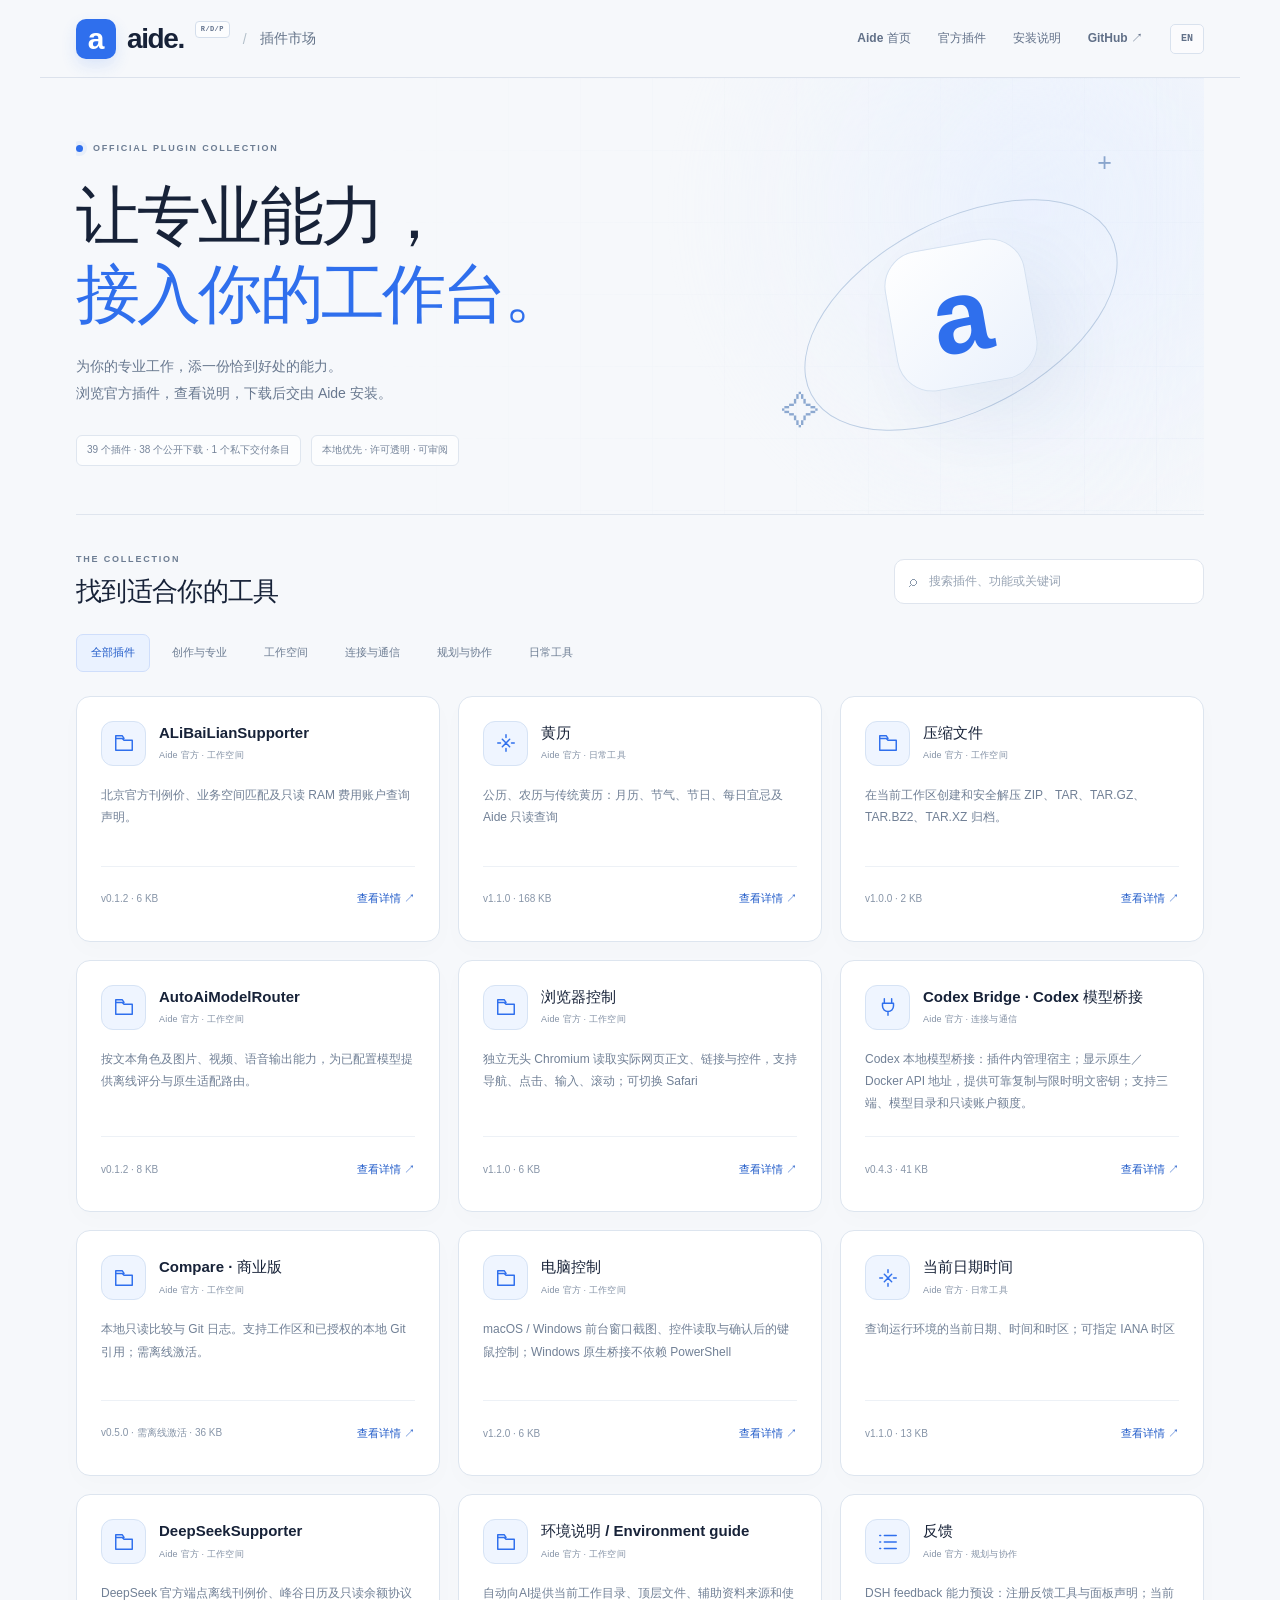
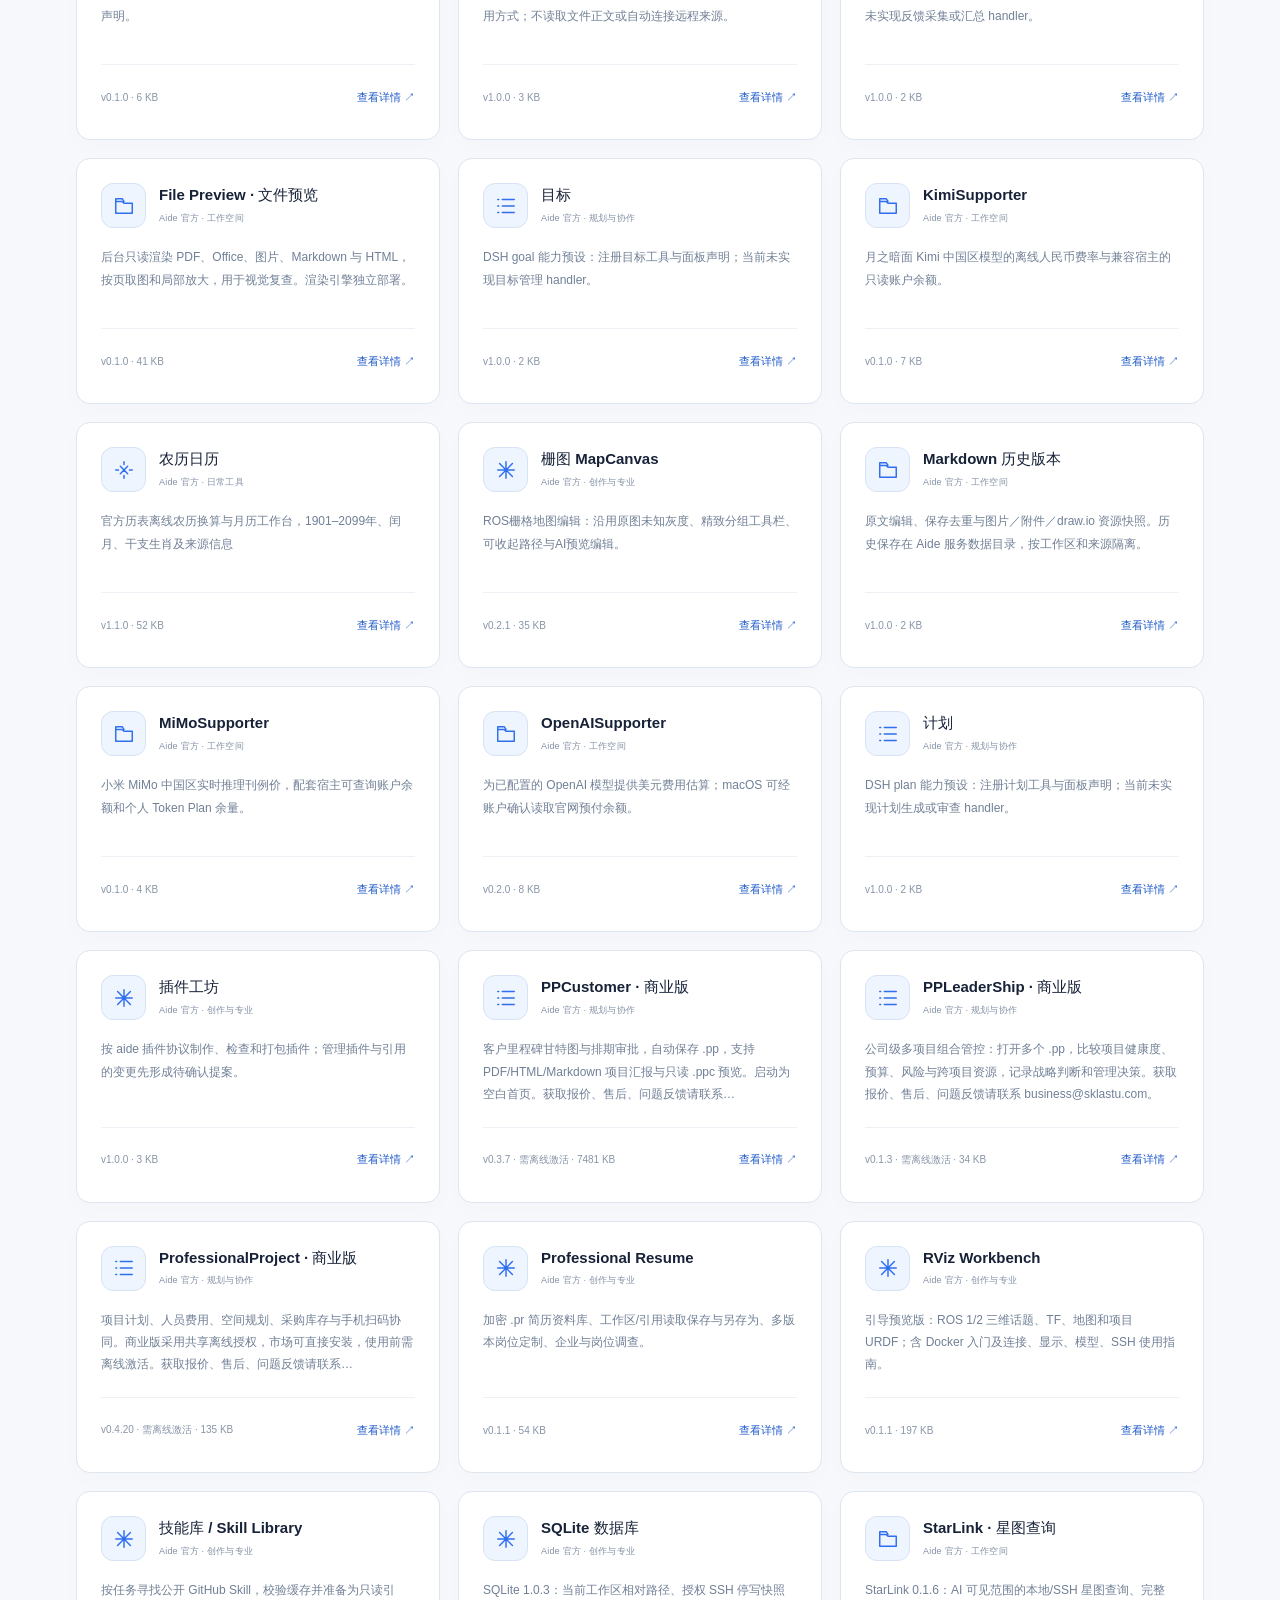
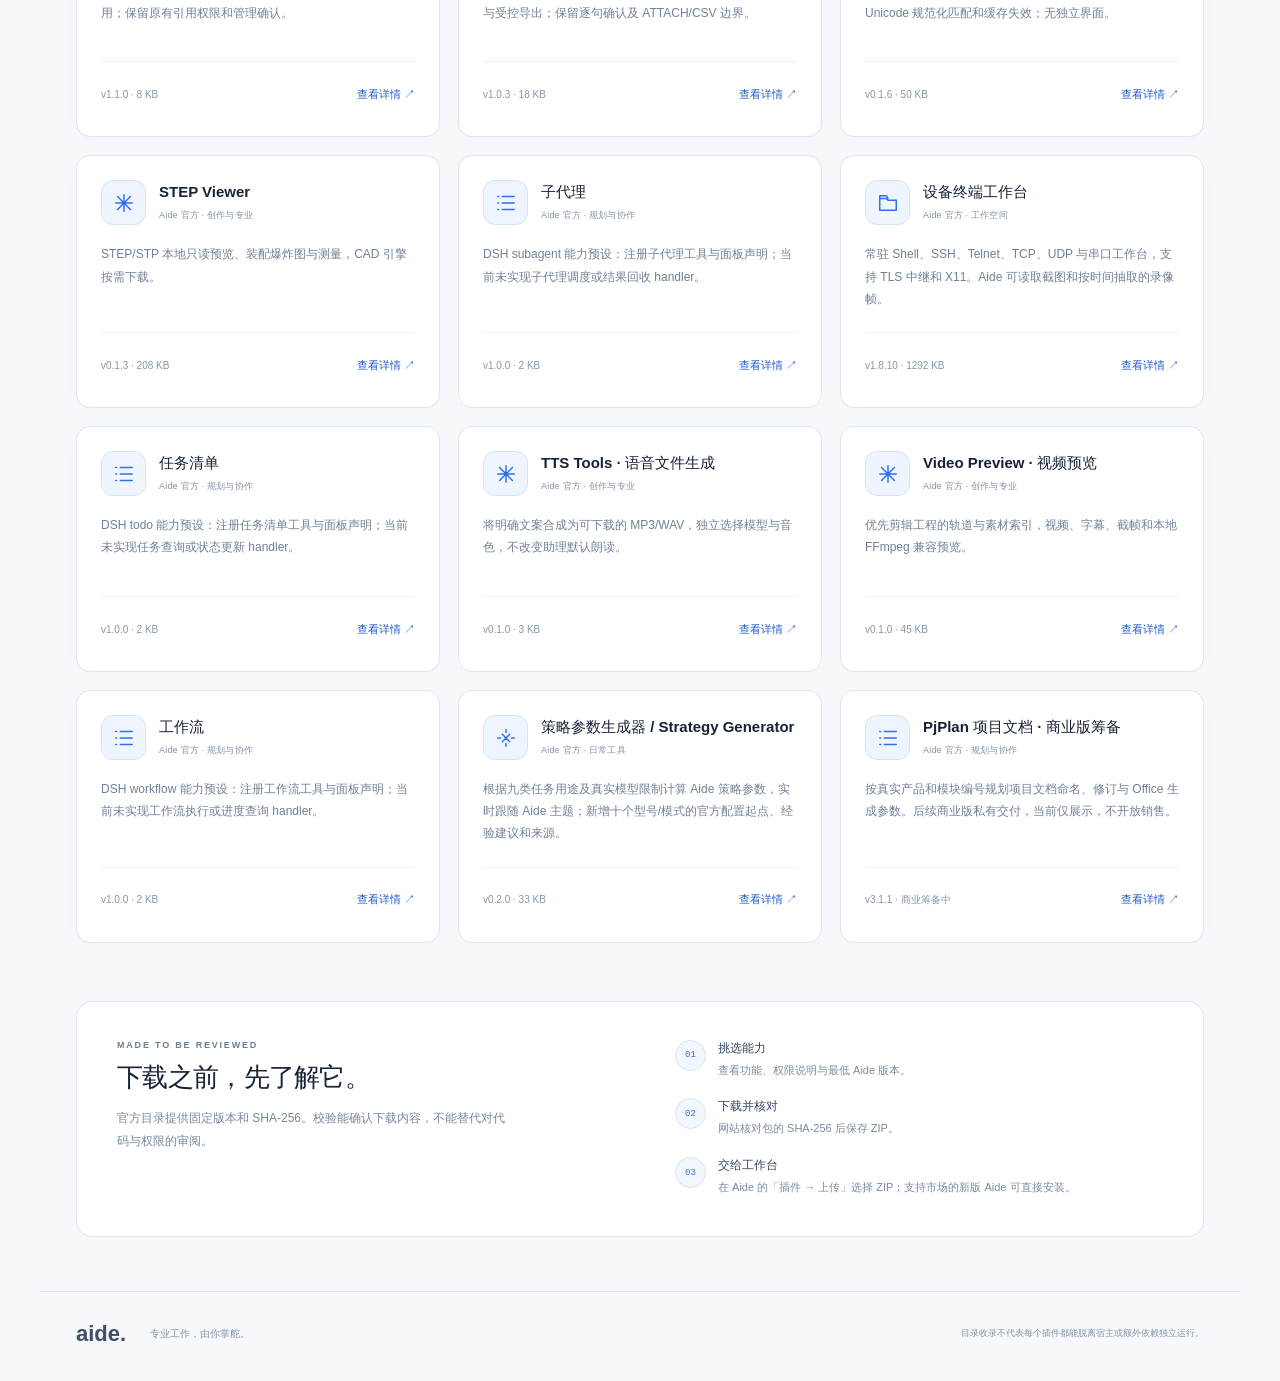
<file: index.html>
<!doctype html>
<html lang="zh-CN">
<head>
  <meta charset="utf-8">
  <meta name="viewport" content="width=device-width,initial-scale=1">
  <meta http-equiv="Content-Security-Policy" content="default-src 'self'; script-src 'self'; style-src 'self'; img-src 'self' https://raw.githubusercontent.com; connect-src 'self'; object-src 'none'; base-uri 'none'">
  <meta name="description" content="Aide 官方插件市场，浏览、核对并下载可安装的插件包。">
  <title>Aide · 官方插件市场</title>
  <link rel="icon" href="favicon.svg" type="image/svg+xml">
  <link rel="alternate" hreflang="en" href="./en/">
  <link rel="alternate" hreflang="zh-CN" href="./">
  <link rel="stylesheet" href="market.css">
  <script src="market.js" defer></script>
</head>
<body>
  <header>
    <a class="brand" href="./"><span class="logo">a</span><b>aide.</b><sup class="brand-phase" title="Research · Development · Productivity">R/D/P</sup><span class="divider">/</span><span>插件市场</span></a>
    <nav aria-label="主导航">
      <a href="https://skyelan1999.github.io/aide/">Aide 首页</a>
      <a href="#plugins">官方插件</a>
      <a href="#guide">安装说明</a>
      <a href="https://github.com/skyelan1999/aide-pkg-shop" rel="noopener noreferrer" target="_blank">GitHub ↗</a>
      <a class="language-switch" href="./en/" hreflang="en" lang="en" aria-label="Switch to English">EN</a>
    </nav>
  </header>
  <main>
    <section class="hero">
      <div class="eyebrow"><span></span> OFFICIAL PLUGIN COLLECTION</div>
      <h1>让专业能力，<br><em>接入你的工作台。</em></h1>
      <p>为你的专业工作，添一份恰到好处的能力。<br>浏览官方插件，查看说明，下载后交由 Aide 安装。</p>
      <div class="hero-foot"><span id="count">正在读取目录</span><span>本地优先 · 许可透明 · 可审阅</span></div>
      <div class="hero-art" aria-hidden="true"><span>+</span><div class="art-orbit"></div><div class="art-core">a</div><i>✧</i></div>
    </section>
    <section id="plugins" class="collection">
      <div class="section-heading"><div><span class="eyebrow">THE COLLECTION</span><h2>找到适合你的工具</h2></div><label class="search"><span aria-hidden="true">⌕</span><input id="search" type="search" placeholder="搜索插件、功能或关键词" aria-label="搜索官方插件"></label></div>
      <div id="categories" class="categories" role="group" aria-label="插件分类"></div>
      <p id="status" role="status" aria-live="polite"></p>
      <div id="grid" class="grid"></div>
    </section>
    <section id="guide" class="guide">
      <div><span class="eyebrow">MADE TO BE REVIEWED</span><h2>下载之前，先了解它。</h2><p>官方目录提供固定版本和 SHA-256。校验能确认下载内容，不能替代对代码与权限的审阅。</p></div>
      <ol><li><b>挑选能力</b><span>查看功能、权限说明与最低 Aide 版本。</span></li><li><b>下载并核对</b><span>网站核对包的 SHA-256 后保存 ZIP。</span></li><li><b>交给工作台</b><span>在 Aide 的「插件 → 上传」选择 ZIP；支持市场的新版 Aide 可直接安装。</span></li></ol>
    </section>
  </main>
  <footer><a class="brand" href="https://skyelan1999.github.io/aide/">aide.</a><span>专业工作，由你掌舵。</span><small>目录收录不代表每个插件都能脱离宿主或额外依赖独立运行。</small></footer>
  <dialog id="details" aria-labelledby="detail-title"><div class="dialog-top"><span class="eyebrow">PLUGIN DETAILS</span><button id="close" aria-label="关闭详情">×</button></div><div id="detail-body"></div></dialog>
</body>
</html>
</file>
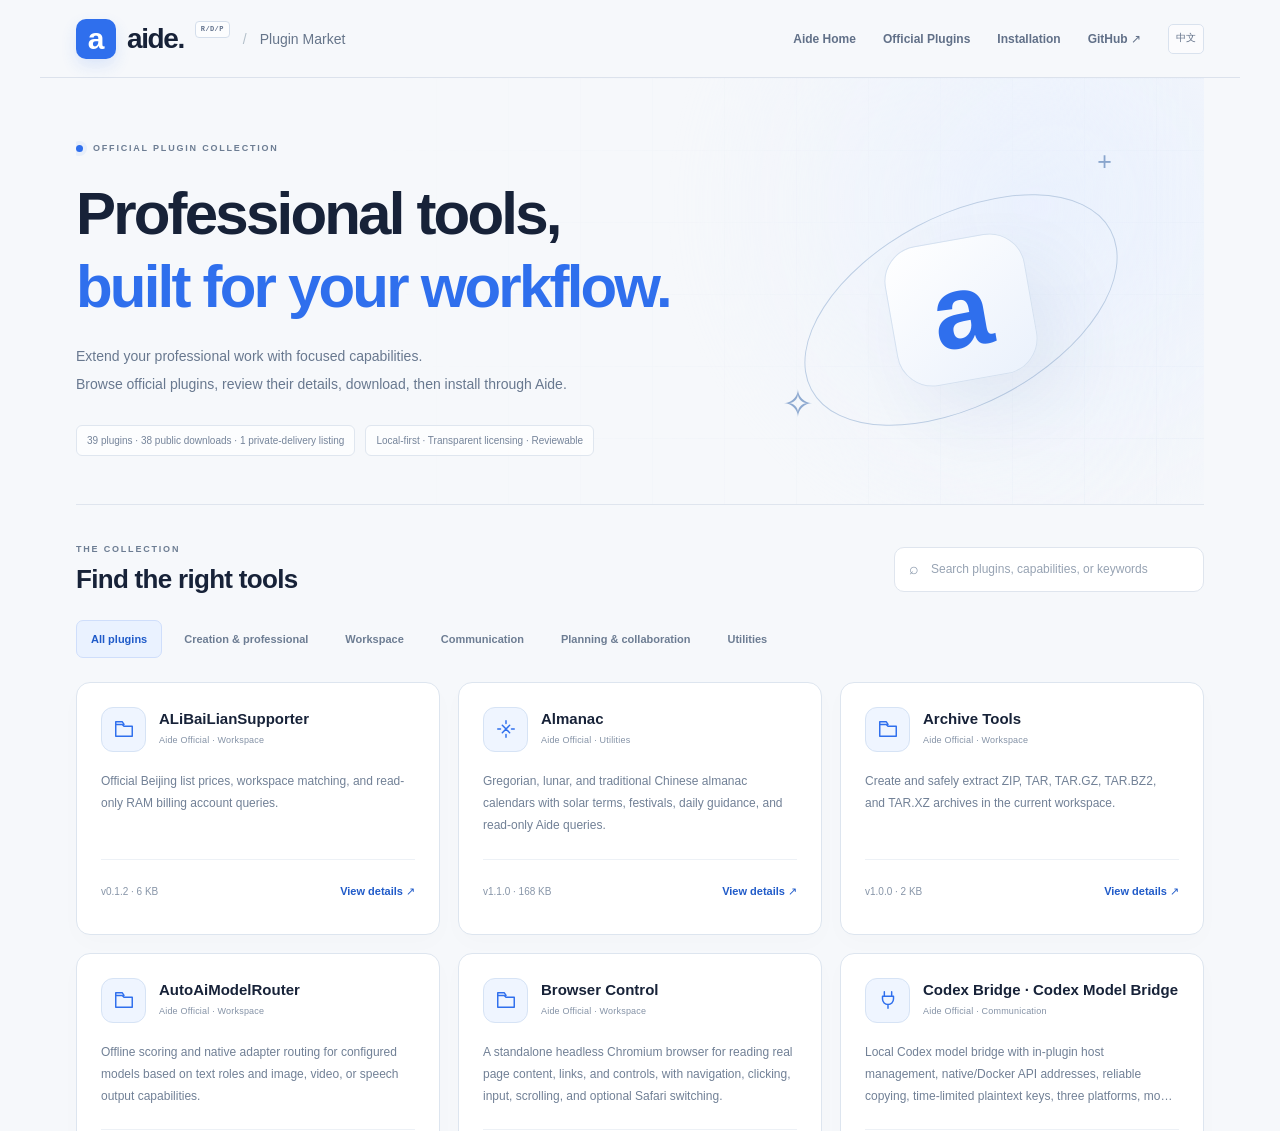
<file: en/index.html>
<!doctype html>
<html lang="en">
<head>
  <meta charset="utf-8">
  <meta name="viewport" content="width=device-width,initial-scale=1">
  <meta http-equiv="Content-Security-Policy" content="default-src 'self'; script-src 'self'; style-src 'self'; img-src 'self' https://raw.githubusercontent.com; connect-src 'self'; object-src 'none'; base-uri 'none'">
  <meta name="description" content="The official Aide plugin market: browse, review, and download installable plugin packages.">
  <title>Aide · Official Plugin Market</title>
  <link rel="icon" href="../favicon.svg" type="image/svg+xml">
  <link rel="alternate" hreflang="zh-CN" href="../">
  <link rel="alternate" hreflang="en" href="./">
  <link rel="stylesheet" href="../market.css">
  <script src="../market.js" defer></script>
</head>
<body data-base="../">
  <header>
    <a class="brand" href="./"><span class="logo">a</span><b>aide.</b><sup class="brand-phase" title="Research · Development · Productivity">R/D/P</sup><span class="divider">/</span><span>Plugin Market</span></a>
    <nav aria-label="Main navigation">
      <a href="https://skyelan1999.github.io/aide/en/">Aide Home</a>
      <a href="#plugins">Official Plugins</a>
      <a href="#guide">Installation</a>
      <a href="https://github.com/skyelan1999/aide-pkg-shop" rel="noopener noreferrer" target="_blank">GitHub ↗</a>
      <a class="language-switch" href="../" hreflang="zh-CN" lang="zh-CN" aria-label="切换到中文">中文</a>
    </nav>
  </header>
  <main>
    <section class="hero">
      <div class="eyebrow"><span></span> OFFICIAL PLUGIN COLLECTION</div>
      <h1>Professional tools,<br><em>built for your workflow.</em></h1>
      <p>Extend your professional work with focused capabilities.<br>Browse official plugins, review their details, download, then install through Aide.</p>
      <div class="hero-foot"><span id="count">Loading catalog</span><span>Local-first · Transparent licensing · Reviewable</span></div>
      <div class="hero-art" aria-hidden="true"><span>+</span><div class="art-orbit"></div><div class="art-core">a</div><i>✧</i></div>
    </section>
    <section id="plugins" class="collection">
      <div class="section-heading"><div><span class="eyebrow">THE COLLECTION</span><h2>Find the right tools</h2></div><label class="search"><span aria-hidden="true">⌕</span><input id="search" type="search" placeholder="Search plugins, capabilities, or keywords" aria-label="Search official plugins"></label></div>
      <div id="categories" class="categories" role="group" aria-label="Plugin categories"></div>
      <p id="status" role="status" aria-live="polite"></p>
      <div id="grid" class="grid"></div>
    </section>
    <section id="guide" class="guide">
      <div><span class="eyebrow">MADE TO BE REVIEWED</span><h2>Review before you download.</h2><p>The official catalog provides pinned versions and SHA-256 digests. Verification confirms package integrity; it does not replace reviewing code and permissions.</p></div>
      <ol><li><b>Explore capabilities</b><span>Review features, permissions, and the minimum Aide version.</span></li><li><b>Download and verify</b><span>The site checks the package SHA-256 before saving the ZIP.</span></li><li><b>Hand off to your workspace</b><span>Choose the ZIP under “Plugins → Upload” in Aide; newer market-enabled versions can install directly.</span></li></ol>
    </section>
  </main>
  <footer><a class="brand" href="https://skyelan1999.github.io/aide/en/">aide.</a><span>Professional work, under your control.</span><small>Catalog inclusion does not mean every plugin can run without its host or additional dependencies.</small></footer>
  <dialog id="details" aria-labelledby="detail-title"><div class="dialog-top"><span class="eyebrow">PLUGIN DETAILS</span><button id="close" aria-label="Close details">×</button></div><div id="detail-body"></div></dialog>
</body>
</html>
</file>
<file: market.css>
:root {
  font-family: Inter, -apple-system, BlinkMacSystemFont, "Segoe UI", "PingFang SC", "Microsoft YaHei", sans-serif;
  color: #172238;
  background: #f6f8fb;
  font-synthesis: none;
  --blue: #2f6fed;
  --blue-deep: #205bc9;
  --ink: #172238;
  --muted: #66738a;
  --line: #dfe5ee;
  --paper: #f6f8fb;
  --white: #fff;
}

* { box-sizing: border-box; }
html { scroll-behavior: smooth; }
body { margin: 0; -webkit-font-smoothing: antialiased; }
a { color: inherit; text-decoration: none; }
button, input { font: inherit; }
button, a { touch-action: manipulation; -webkit-tap-highlight-color: transparent; }
button { cursor: pointer; }
button:disabled { opacity: .55; cursor: wait; }
a:focus-visible, button:focus-visible, input:focus-visible, summary:focus-visible {
  outline: 3px solid var(--blue);
  outline-offset: 4px;
}
::selection { background: #cddfff; color: var(--ink); }
header, main, footer { max-width: 1200px; margin: auto; }

header {
  position: sticky;
  top: 0;
  z-index: 20;
  height: 78px;
  display: flex;
  align-items: center;
  justify-content: space-between;
  gap: 24px;
  padding: 0 36px;
  border-bottom: 1px solid rgba(215, 223, 234, .85);
  background: rgba(246, 248, 251, .92);
  backdrop-filter: blur(20px);
}
.brand { display: flex; align-items: center; gap: 11px; font-size: 14px; flex-shrink: 0; }
.brand b { font-size: 28px; letter-spacing: -1.4px; line-height: 1; }
.logo {
  display: grid;
  place-items: center;
  width: 40px;
  height: 40px;
  border-radius: 10px;
  background: var(--blue);
  color: #fff;
  font-size: 30px;
  font-weight: 700;
  box-shadow: 0 7px 16px #2f6fed24;
}
.brand-phase {
  align-self: flex-start;
  margin-top: 2px;
  padding: 4px 5px;
  border: 1px solid #d4deeb;
  border-radius: 4px;
  background: #ffffffa0;
  color: #62728d;
  font: 650 7px/1 ui-monospace, SFMono-Regular, Consolas, monospace;
  letter-spacing: .4px;
}
.divider { color: #b4c0ca; margin: 0 2px; }
.brand > span:last-child { color: #66758a; }
nav { display: flex; align-items: center; gap: 27px; font-size: 12px; font-weight: 550; color: #617088; }
nav a { display: inline-flex; align-items: center; min-height: 42px; }
nav a:hover { color: var(--blue); }
nav .language-switch { justify-content: center; min-width: 34px; min-height: 30px; padding: 0 7px; border: 1px solid #d9e2ee; border-radius: 5px; background: #ffffff8c; font: 650 10px/1 ui-monospace, SFMono-Regular, Consolas, monospace; }
main { padding: 0 36px; }

.hero {
  position: relative;
  overflow: hidden;
  min-height: 414px;
  padding: 65px 0 48px;
}
.hero::before {
  content: "";
  position: absolute;
  inset: 0;
  pointer-events: none;
  background:
    radial-gradient(circle at 84% 30%, #e3edffcc, transparent 36%),
    linear-gradient(#dce5f03d 1px, transparent 1px),
    linear-gradient(90deg, #dce5f03d 1px, transparent 1px);
  background-size: auto, 72px 72px, 72px 72px;
  mask-image: linear-gradient(90deg, transparent 25%, #000 100%);
}
.hero > *:not(.hero-art) { position: relative; z-index: 1; }
.eyebrow {
  display: flex;
  align-items: center;
  gap: 10px;
  color: #6d7d93;
  font-size: 9px;
  font-weight: 650;
  letter-spacing: 1.8px;
}
.eyebrow > span {
  width: 7px;
  height: 7px;
  border-radius: 50%;
  background: var(--blue);
  box-shadow: 0 0 0 4px #2f6fed12;
}
h1 {
  max-width: 760px;
  margin: 24px 0 20px;
  color: var(--ink);
  font-size: clamp(48px, 5.2vw, 64px);
  font-weight: 720;
  letter-spacing: -2.8px;
  line-height: 1.22;
}
h1 em { font-style: normal; color: var(--blue); }
html[lang="en"] h1 { max-width: 820px; font-size: clamp(44px, 4.8vw, 60px); }
.hero p { max-width: 570px; margin: 0; color: #68788f; font-size: 14px; line-height: 1.95; }
.hero-foot { display: flex; flex-wrap: wrap; gap: 10px; margin-top: 27px; }
.hero-foot > span {
  display: inline-flex;
  align-items: center;
  min-height: 31px;
  padding: 5px 10px;
  border: 1px solid #dfe6ef;
  border-radius: 6px;
  background: #ffffffb5;
  color: #75849a;
  font-size: 10px;
}
.hero-art { position: absolute; inset: 38px 0 0 57%; display: grid; place-items: center; pointer-events: none; }
.art-core {
  width: 142px;
  height: 142px;
  display: grid;
  place-items: center;
  border: 1px solid #d5e1f0;
  border-radius: 36px;
  background: linear-gradient(145deg, #fff, #eaf1fc);
  box-shadow: 24px 32px 70px #2f5b9012;
  color: var(--blue);
  font-size: 105px;
  font-weight: 650;
  line-height: 1;
  transform: rotate(-10deg);
}
.art-orbit { position: absolute; width: 340px; height: 190px; border: 1px solid #bdcee4; border-radius: 50%; transform: rotate(-28deg); }
.hero-art > span { position: absolute; right: 19%; top: 8%; color: #89a5cd; font-size: 25px; }
.hero-art i { position: absolute; left: 13%; bottom: 20%; color: #8da9d0; font-size: 38px; font-style: normal; }

.collection { padding-top: 39px; border-top: 1px solid var(--line); scroll-margin-top: 100px; }
.section-heading { display: flex; align-items: center; justify-content: space-between; gap: 28px; }
h2 { margin: 10px 0 0; font-size: 26px; font-weight: 650; letter-spacing: -.7px; }
.search {
  display: flex;
  align-items: center;
  gap: 10px;
  width: 310px;
  min-height: 45px;
  padding: 10px 14px;
  border: 1px solid var(--line);
  border-radius: 10px;
  background: #fff;
  color: #8a99ac;
  transition: border-color .16s, box-shadow .16s;
}
.search:focus-within { border-color: #9ebdf3; box-shadow: 0 0 0 4px #2f6fed0d; }
.search input { width: 100%; min-width: 0; border: 0; outline: 0; background: none; color: var(--ink); font-size: 12px; }
.search input::placeholder { color: #97a3b3; }
.categories { display: flex; flex-wrap: wrap; gap: 7px; margin: 25px 0 24px; }
.categories button {
  min-height: 38px;
  padding: 8px 14px;
  border: 1px solid transparent;
  border-radius: 7px;
  background: transparent;
  color: #6d7d93;
  font-size: 11px;
  font-weight: 550;
}
.categories button:hover { background: #edf2f8; color: var(--ink); }
.categories button[aria-pressed=true] { border-color: #cfdefb; background: #eaf2ff; color: var(--blue-deep); }
.grid { display: grid; grid-template-columns: repeat(3, minmax(0, 1fr)); gap: 18px; }
.card {
  position: relative;
  min-width: 0;
  min-height: 246px;
  display: flex;
  flex-direction: column;
  padding: 24px;
  border: 1px solid #dde5ef;
  border-radius: 14px;
  background: #fff;
  box-shadow: 0 8px 24px #263b5904;
  transition: transform .18s, box-shadow .18s, border-color .18s;
}
.card:hover { transform: translateY(-3px); border-color: #c6d8f1; box-shadow: 0 16px 34px #263b590b; }
.card-head { display: flex; align-items: flex-start; gap: 13px; min-width: 0; }
.card-head > div { min-width: 0; }
.plugin-icon {
  display: grid;
  place-items: center;
  flex: none;
  width: 45px;
  height: 45px;
  border: 1px solid #d6e3f5;
  border-radius: 12px;
  background: #eff5ff;
  color: var(--blue);
}
.plugin-icon svg { width: 22px; height: 22px; }
.card h3 { margin: 1px 0 0; font-size: 15px; font-weight: 650; line-height: 1.5; overflow-wrap: anywhere; }
.official { display: block; margin-top: 5px; color: #8492a6; font-size: 9px; letter-spacing: .2px; }
.card p {
  display: -webkit-box;
  overflow: hidden;
  margin: 18px 0 22px;
  color: #718096;
  font-size: 12px;
  line-height: 1.85;
  -webkit-line-clamp: 3;
  -webkit-box-orient: vertical;
}
.card-foot { display: flex; align-items: center; justify-content: space-between; gap: 12px; margin-top: auto; padding-top: 14px; border-top: 1px solid #edf1f6; color: #8795a8; font-size: 10px; }
.card-foot > span { min-width: 0; overflow-wrap: anywhere; }
.card-foot button { flex-shrink: 0; min-height: 36px; padding: 6px 0 6px 10px; border: 0; background: transparent; color: var(--blue-deep); font-size: 11px; font-weight: 650; white-space: nowrap; }
.card-foot button:hover { color: var(--blue); }

.guide {
  display: grid;
  grid-template-columns: 1fr 1fr;
  gap: 70px;
  margin-top: 58px;
  padding: 38px 40px;
  border: 1px solid #dfe6ef;
  border-radius: 16px;
  background: #fff;
  scroll-margin-top: 100px;
}
.guide p { max-width: 390px; color: #78889d; font-size: 12px; line-height: 1.95; }
.guide ol { margin: 0; padding: 0; list-style: none; counter-reset: guide-step; }
.guide li { position: relative; display: grid; grid-template-columns: 31px 1fr; column-gap: 12px; padding-bottom: 18px; counter-increment: guide-step; }
.guide li:last-child { padding-bottom: 0; }
.guide li::before {
  content: "0" counter(guide-step);
  grid-row: 1 / 3;
  display: grid;
  place-items: center;
  width: 29px;
  height: 29px;
  border: 1px solid #d6e3f5;
  border-radius: 50%;
  background: #f2f7ff;
  color: var(--blue);
  font: 9px ui-monospace, SFMono-Regular, Consolas, monospace;
}
.guide li b { display: block; color: #34465e; font-size: 12px; font-weight: 650; }
.guide li span { display: block; margin-top: 4px; color: #7b8a9e; font-size: 11px; line-height: 1.8; }

footer { display: flex; align-items: center; gap: 24px; margin-top: 54px; padding: 29px 36px 34px; border-top: 1px solid var(--line); color: #8492a5; font-size: 10px; }
footer .brand { color: #3e5068; font-size: 22px; font-weight: 700; }
footer small { margin-left: auto; max-width: 520px; font-size: 9px; line-height: 1.7; text-align: right; }

dialog {
  width: min(710px, calc(100vw - 32px));
  max-height: 88dvh;
  padding: 27px;
  overflow: auto;
  border: 1px solid #dbe4ef;
  border-radius: 17px;
  background: #fbfcfe;
  color: var(--ink);
  box-shadow: 0 30px 100px #17223838;
}
dialog::backdrop { background: #17223870; backdrop-filter: blur(5px); }
.dialog-top { display: flex; align-items: center; justify-content: space-between; margin-bottom: 20px; }
.dialog-top button { width: 40px; height: 40px; padding: 0; border: 1px solid #dfe6ef; border-radius: 9px; background: #fff; color: #657a94; font-size: 23px; line-height: 1; }
dialog #detail-body > .plugin-icon { margin-bottom: 15px; }
dialog h2 { margin: 10px 0 12px; font-size: 25px; line-height: 1.4; }
dialog p { color: #6f8096; font-size: 12px; line-height: 1.9; }
dialog dl { display: grid; grid-template-columns: 104px 1fr; gap: 12px 14px; margin: 20px 0; padding: 19px; border: 1px solid var(--line); border-radius: 11px; background: #fff; font-size: 11px; }
dialog dt { color: #8996a8; }
dialog dd { margin: 0; overflow-wrap: anywhere; color: #4e6179; }
dialog details { margin: 20px 0; color: #62778f; font-size: 12px; }
dialog summary { min-height: 38px; cursor: pointer; }
dialog pre { padding: 15px; overflow: auto; border-radius: 9px; background: #edf2f8; white-space: pre-wrap; overflow-wrap: anywhere; font: 11px/1.9 ui-monospace, SFMono-Regular, Consolas, monospace; }
.primary { min-height: 44px; padding: 11px 18px; border: 0; border-radius: 9px; background: var(--blue); color: #fff; font-size: 12px; font-weight: 650; }
.primary:hover { background: var(--blue-deep); }
.detail-actions { display: flex; align-items: center; flex-wrap: wrap; gap: 18px; margin-top: 22px; }
.detail-actions a { display: inline-flex; align-items: center; min-height: 40px; color: #597797; font-size: 11px; }
#status:empty { display: none; }
#status { color: #667f98; font-size: 12px; }
.download-status { min-height: 20px; color: #667f98; font-size: 11px; }
.original-note { padding: 10px 12px; border: 1px solid #e0e7f0; border-radius: 8px; background: #f2f5fa; }
.resource { margin-top: 18px; padding-top: 18px; border-top: 1px solid var(--line); }
.resource > a { color: var(--blue); font-size: 12px; text-decoration: underline; text-underline-offset: 4px; }
.resource p { overflow-wrap: anywhere; }

@media (max-width: 900px) {
  .grid { grid-template-columns: repeat(2, minmax(0, 1fr)); }
  .hero-art { inset: 62px -80px 0 55%; opacity: .65; }
  .guide { gap: 34px; }
  footer { flex-wrap: wrap; }
  footer small { width: 100%; max-width: none; margin: 0; text-align: left; }
}

@media (min-width: 601px) and (max-width: 760px) {
  header { padding: 0 24px; gap: 14px; }
  header .divider, header .brand > span:last-child { display: none; }
  nav { gap: 16px; }
}

@media (max-width: 600px) {
  html { scroll-padding-top: 82px; }
  header { height: 70px; padding: 0 20px; gap: 14px; }
  header .brand { gap: 8px; }
  header .brand b { font-size: 25px; }
  header .logo { width: 36px; height: 36px; border-radius: 9px; font-size: 27px; }
  header .brand-phase { font-size: 6px; padding: 3px 4px; }
  header .divider, header .brand > span:last-child { display: none; }
  nav { gap: 11px; font-size: 10px; }
  nav a:first-child, nav a:nth-child(2) { display: none; }
  main { padding: 0 20px; }
  .hero { min-height: 390px; padding: 44px 0 37px; }
  .hero::before { background-size: auto, 56px 56px, 56px 56px; }
  .eyebrow { font-size: 8px; letter-spacing: 1.4px; }
  h1 { margin-top: 22px; font-size: clamp(34px, 9.8vw, 42px); letter-spacing: -1.7px; line-height: 1.25; }
  html[lang="en"] h1 { font-size: clamp(32px, 9vw, 39px); letter-spacing: -1.5px; }
  .hero p { max-width: 330px; font-size: 12px; line-height: 1.95; }
  .hero-art { inset: 80px -170px 0 36%; opacity: .18; }
  .hero-foot { gap: 7px; margin-top: 23px; }
  .hero-foot > span { min-height: 29px; padding: 4px 8px; font-size: 8px; }
  .collection { padding-top: 31px; }
  .section-heading { align-items: stretch; flex-direction: column; gap: 19px; }
  h2 { font-size: 23px; }
  .search { width: 100%; min-height: 46px; }
  .categories { gap: 5px; margin: 20px 0; }
  .categories button { min-height: 38px; padding: 8px 10px; font-size: 10px; }
  .grid { grid-template-columns: 1fr; gap: 14px; }
  .card { min-height: 0; padding: 21px; }
  .card p { margin-bottom: 18px; }
  .card-foot button { min-height: 40px; }
  .guide { grid-template-columns: 1fr; gap: 23px; margin-top: 40px; padding: 26px 22px; }
  .guide p { margin-bottom: 0; }
  footer { gap: 12px 18px; margin-top: 39px; padding: 25px 20px 29px; }
  footer small { font-size: 8px; }
  dialog { width: calc(100vw - 24px); max-height: 92dvh; padding: 20px; border-radius: 14px; }
  dialog dl { grid-template-columns: 79px 1fr; gap: 10px; padding: 14px; font-size: 10px; }
  dialog h2 { font-size: 22px; }
  .detail-actions { gap: 12px; }
}

@media (max-width: 359px) {
  main { padding: 0 16px; }
  header { padding: 0 16px; }
  h1 { font-size: 34px; }
  .hero-foot > span { font-size: 7px; }
  .card { padding: 19px; }
  .card-foot { align-items: flex-start; }
}

@media (prefers-reduced-motion: reduce) {
  html { scroll-behavior: auto; }
  *, *::before, *::after { transition: none !important; animation: none !important; }
  .card:hover { transform: none; }
}
</file>
